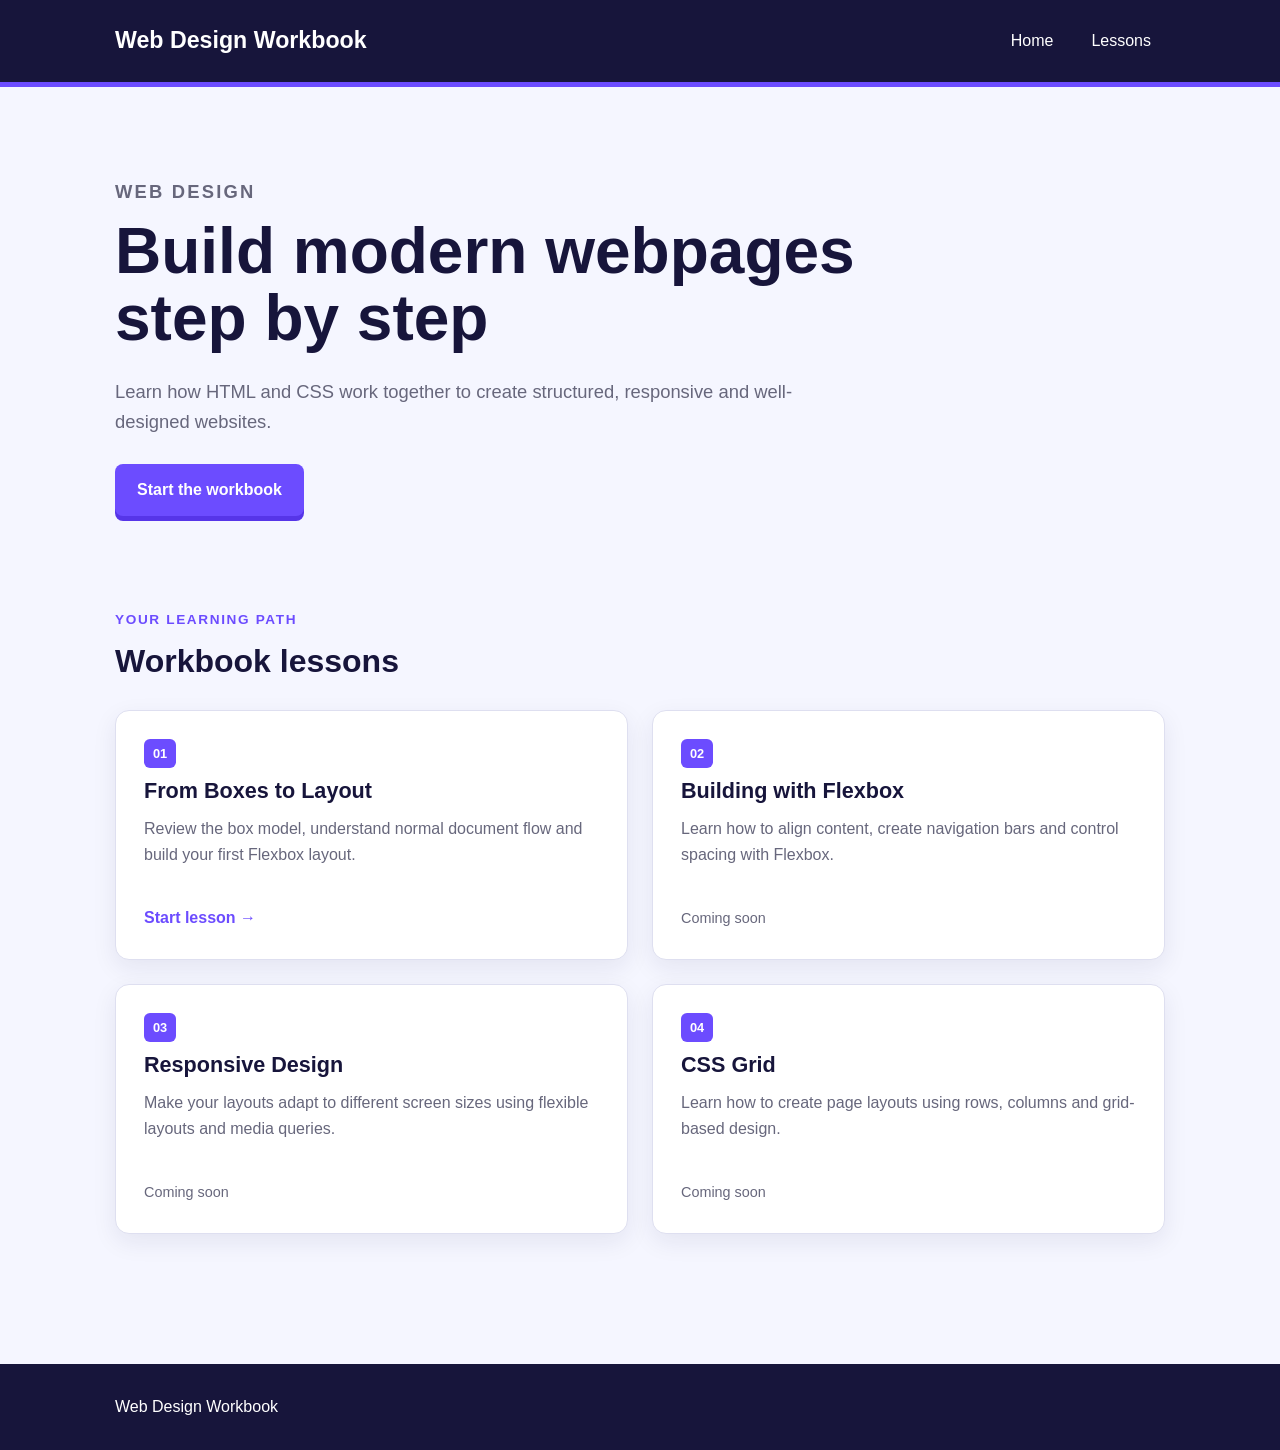
<file: index.html>
<!DOCTYPE html>
<html lang="en">

<head>
    <meta charset="UTF-8">
    <meta name="viewport" content="width=device-width, initial-scale=1.0">

    <title>Web Design Workbook</title>

    <link rel="stylesheet" href="style.css">
</head>

<body>

    <header class="site-header">

        <div class="container header-inner">

            <h1>Web Design Workbook</h1>

            <nav>
                <a href="index.html">Home</a>
                <a href="lessons/01-layout.html">Lessons</a>
            </nav>

        </div>

    </header>


    <main class="container">

        <section class="hero">

            <p class="eyebrow">Web Design</p>

            <h2>Build modern webpages step by step</h2>

            <p>
                Learn how HTML and CSS work together to create structured,
                responsive and well-designed websites.
            </p>

            <a class="button" href="lessons/01-layout.html">
                Start the workbook
            </a>

        </section>


        <section class="home-lessons">

            <p class="eyebrow">Your learning path</p>

            <h2>Workbook lessons</h2>

            <div class="lesson-grid">


                <article class="lesson-card">

                    <span class="lesson-number">01</span>

                    <h3>From Boxes to Layout</h3>

                    <p>
                        Review the box model, understand normal document flow
                        and build your first Flexbox layout.
                    </p>

                    <a href="lessons/01-layout.html">
                        Start lesson →
                    </a>

                </article>


                <article class="lesson-card">

                    <span class="lesson-number">02</span>

                    <h3>Building with Flexbox</h3>

                    <p>
                        Learn how to align content, create navigation bars
                        and control spacing with Flexbox.
                    </p>

                    <span class="coming-soon">Coming soon</span>

                </article>


                <article class="lesson-card">

                    <span class="lesson-number">03</span>

                    <h3>Responsive Design</h3>

                    <p>
                        Make your layouts adapt to different screen sizes
                        using flexible layouts and media queries.
                    </p>

                    <span class="coming-soon">Coming soon</span>

                </article>


                <article class="lesson-card">

                    <span class="lesson-number">04</span>

                    <h3>CSS Grid</h3>

                    <p>
                        Learn how to create page layouts using rows,
                        columns and grid-based design.
                    </p>

                    <span class="coming-soon">Coming soon</span>

                </article>


            </div>

        </section>

    </main>


    <footer class="site-footer">

        <div class="container">

            <p>Web Design Workbook</p>

        </div>

    </footer>

</body>

</html>
</file>
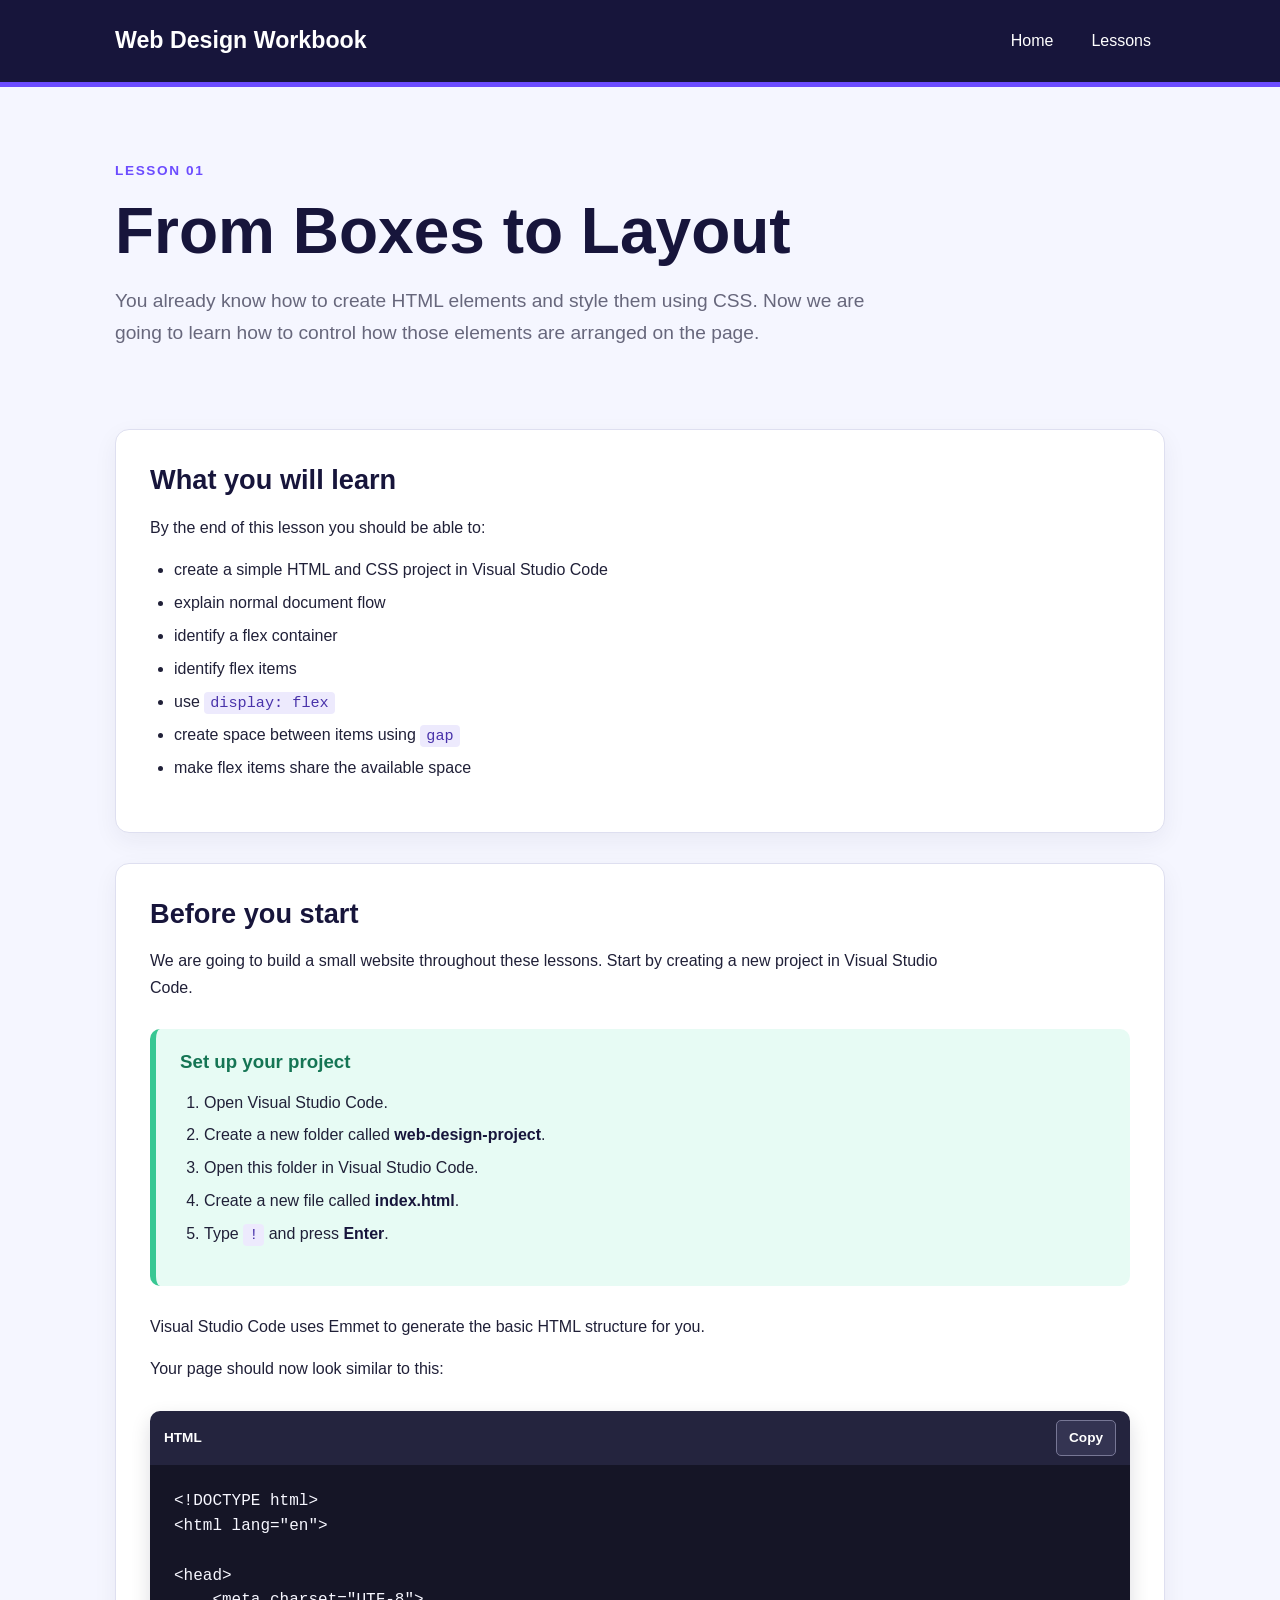
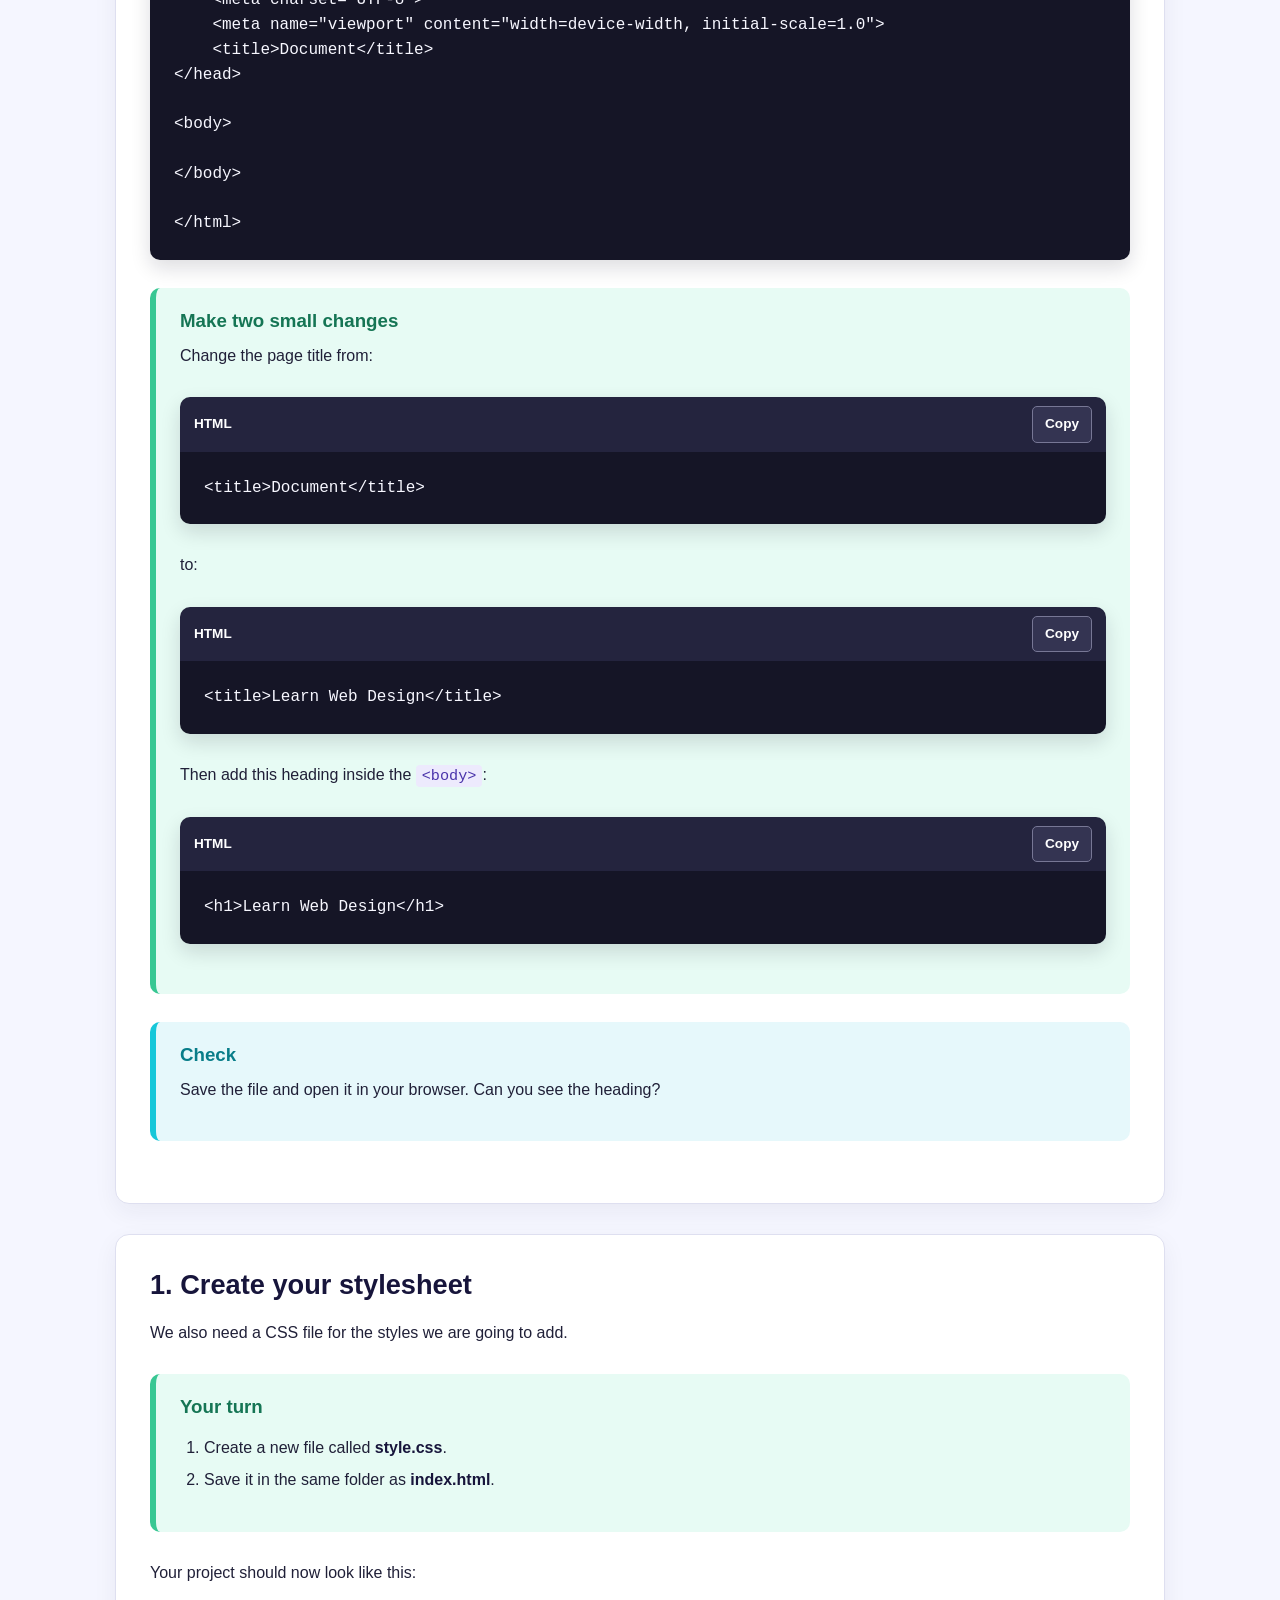
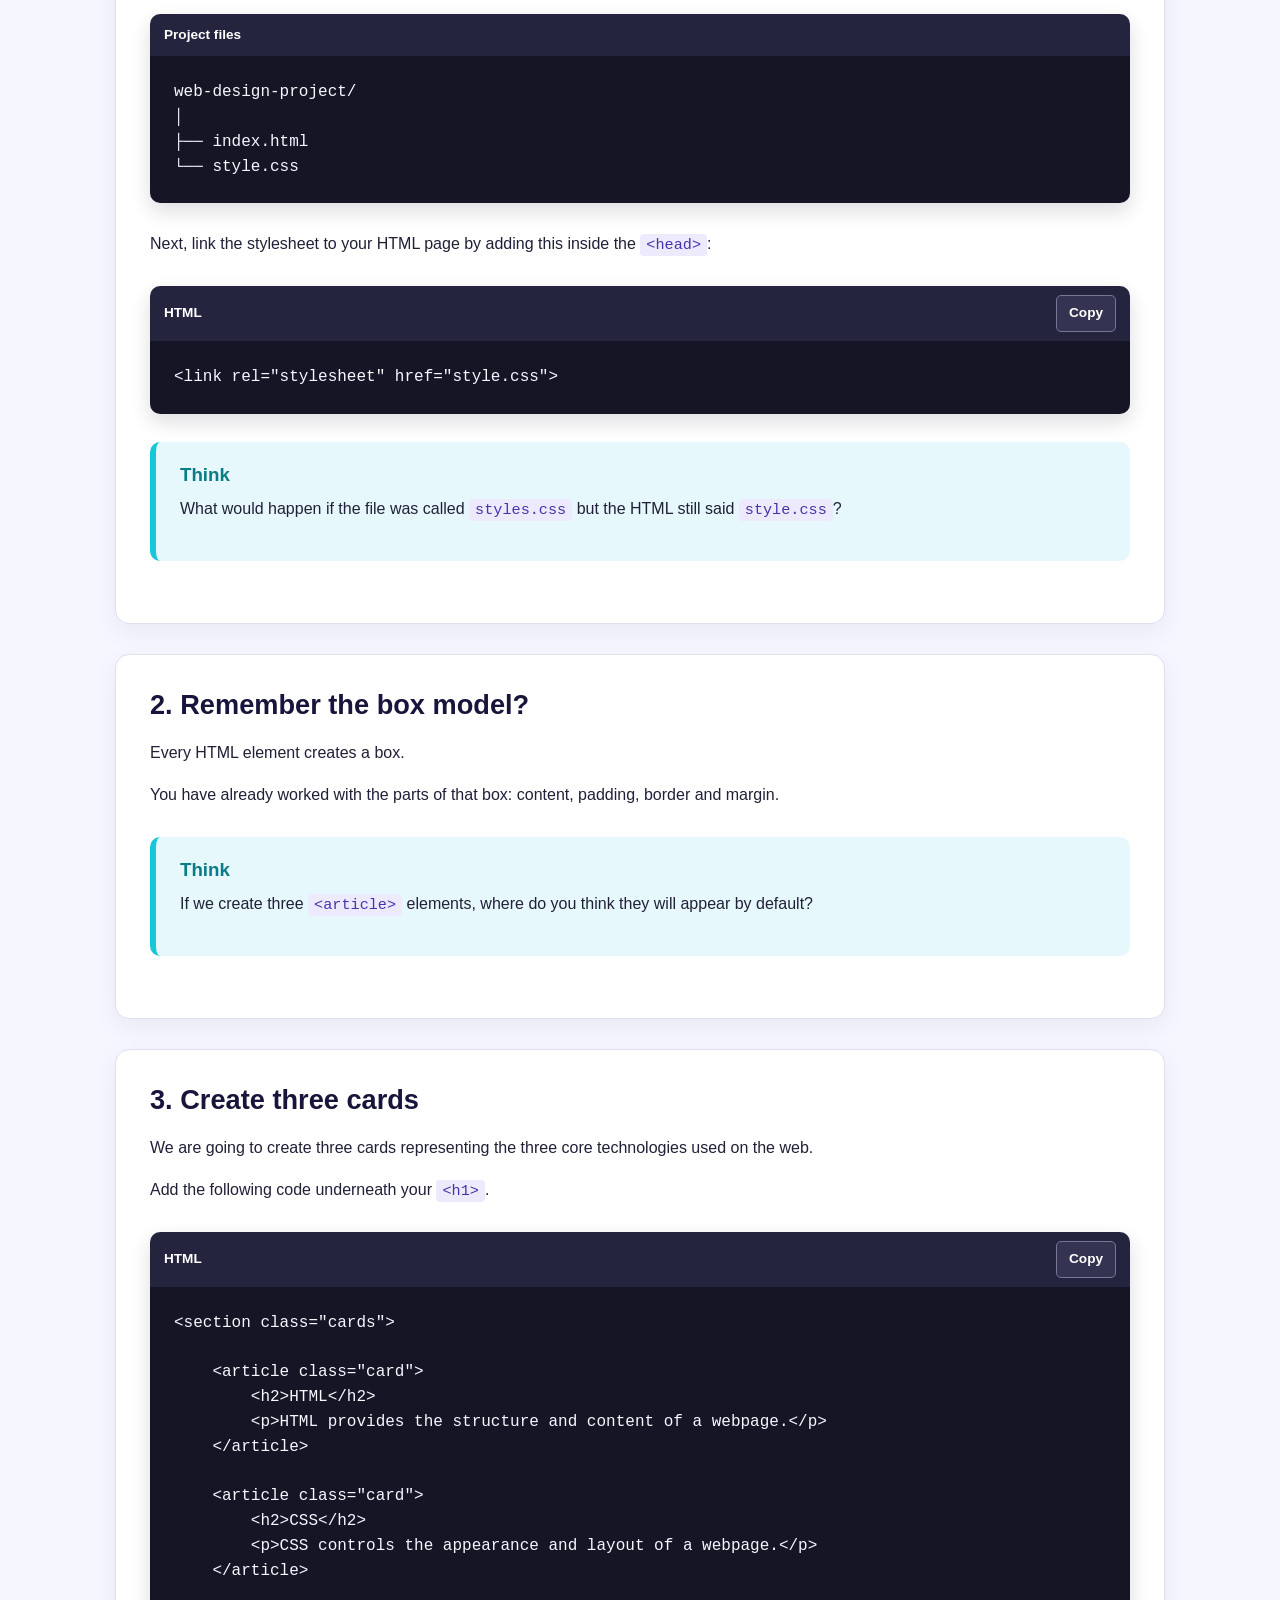
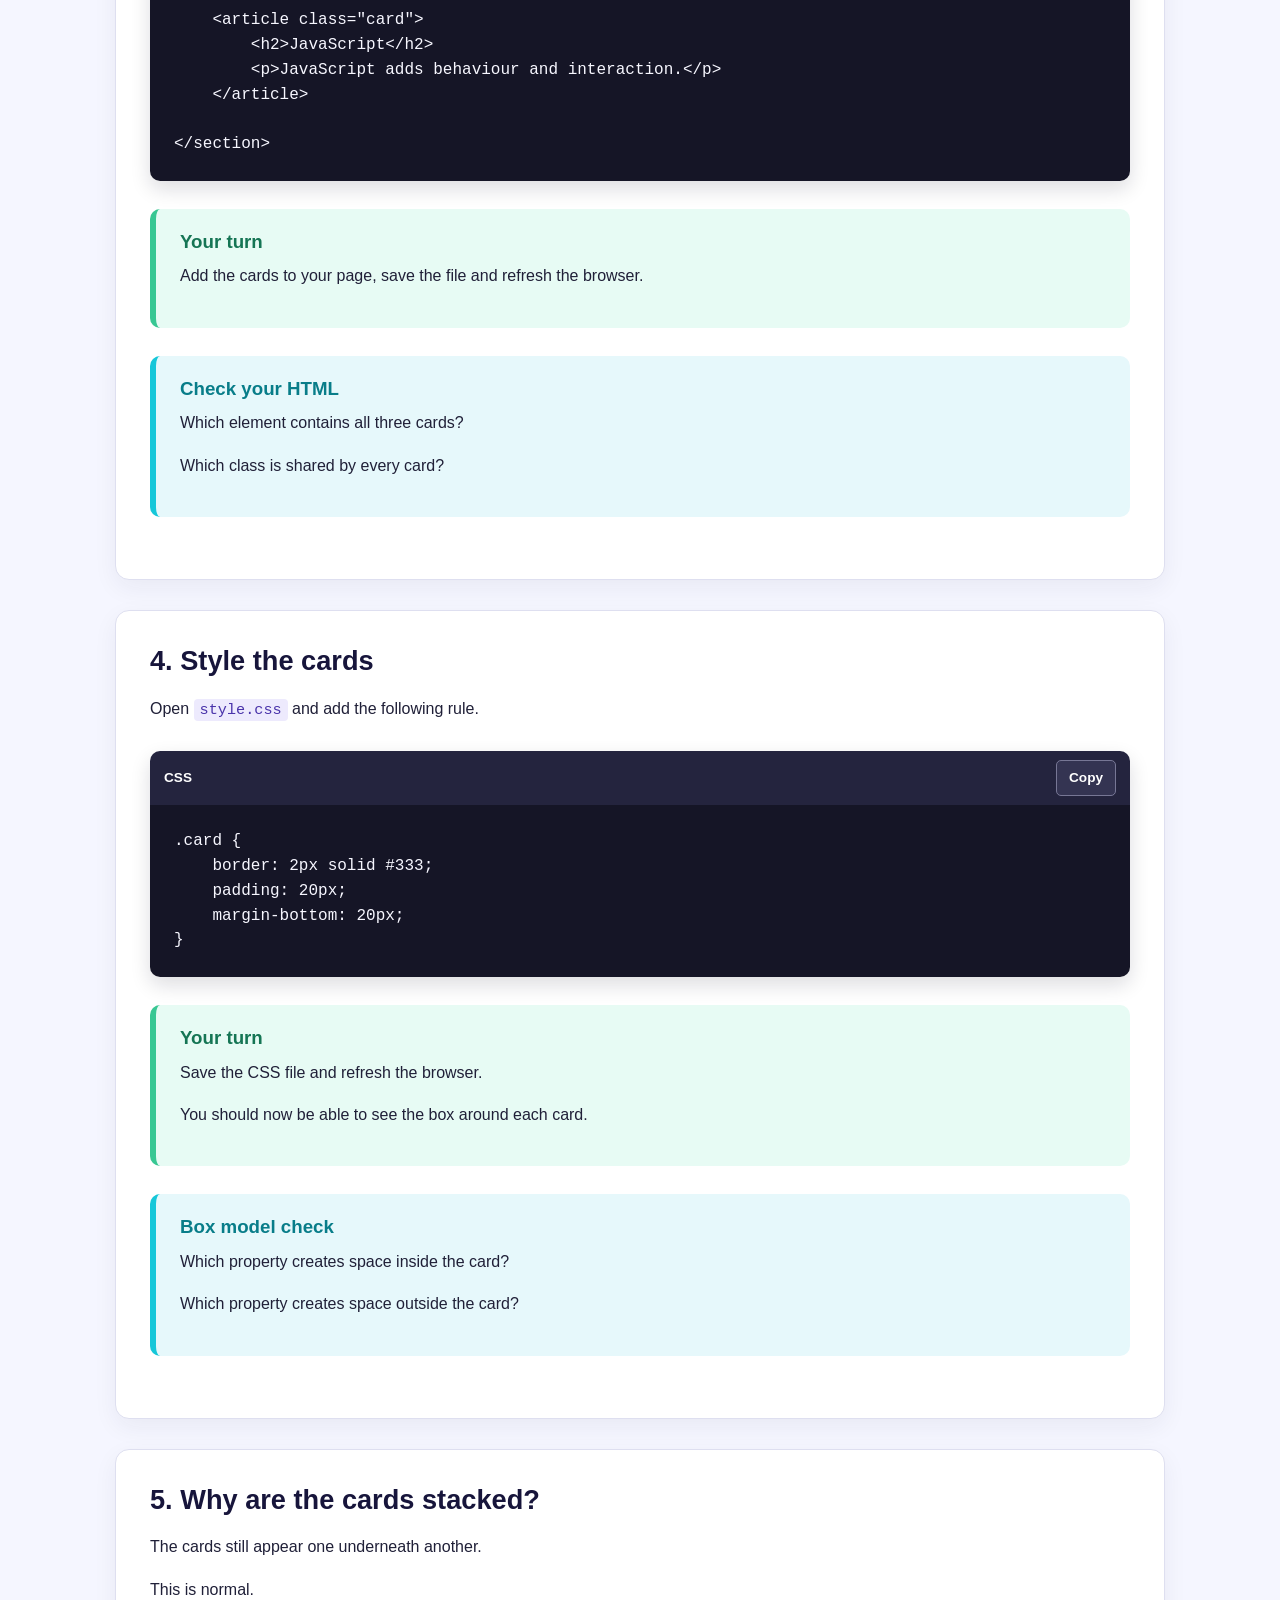
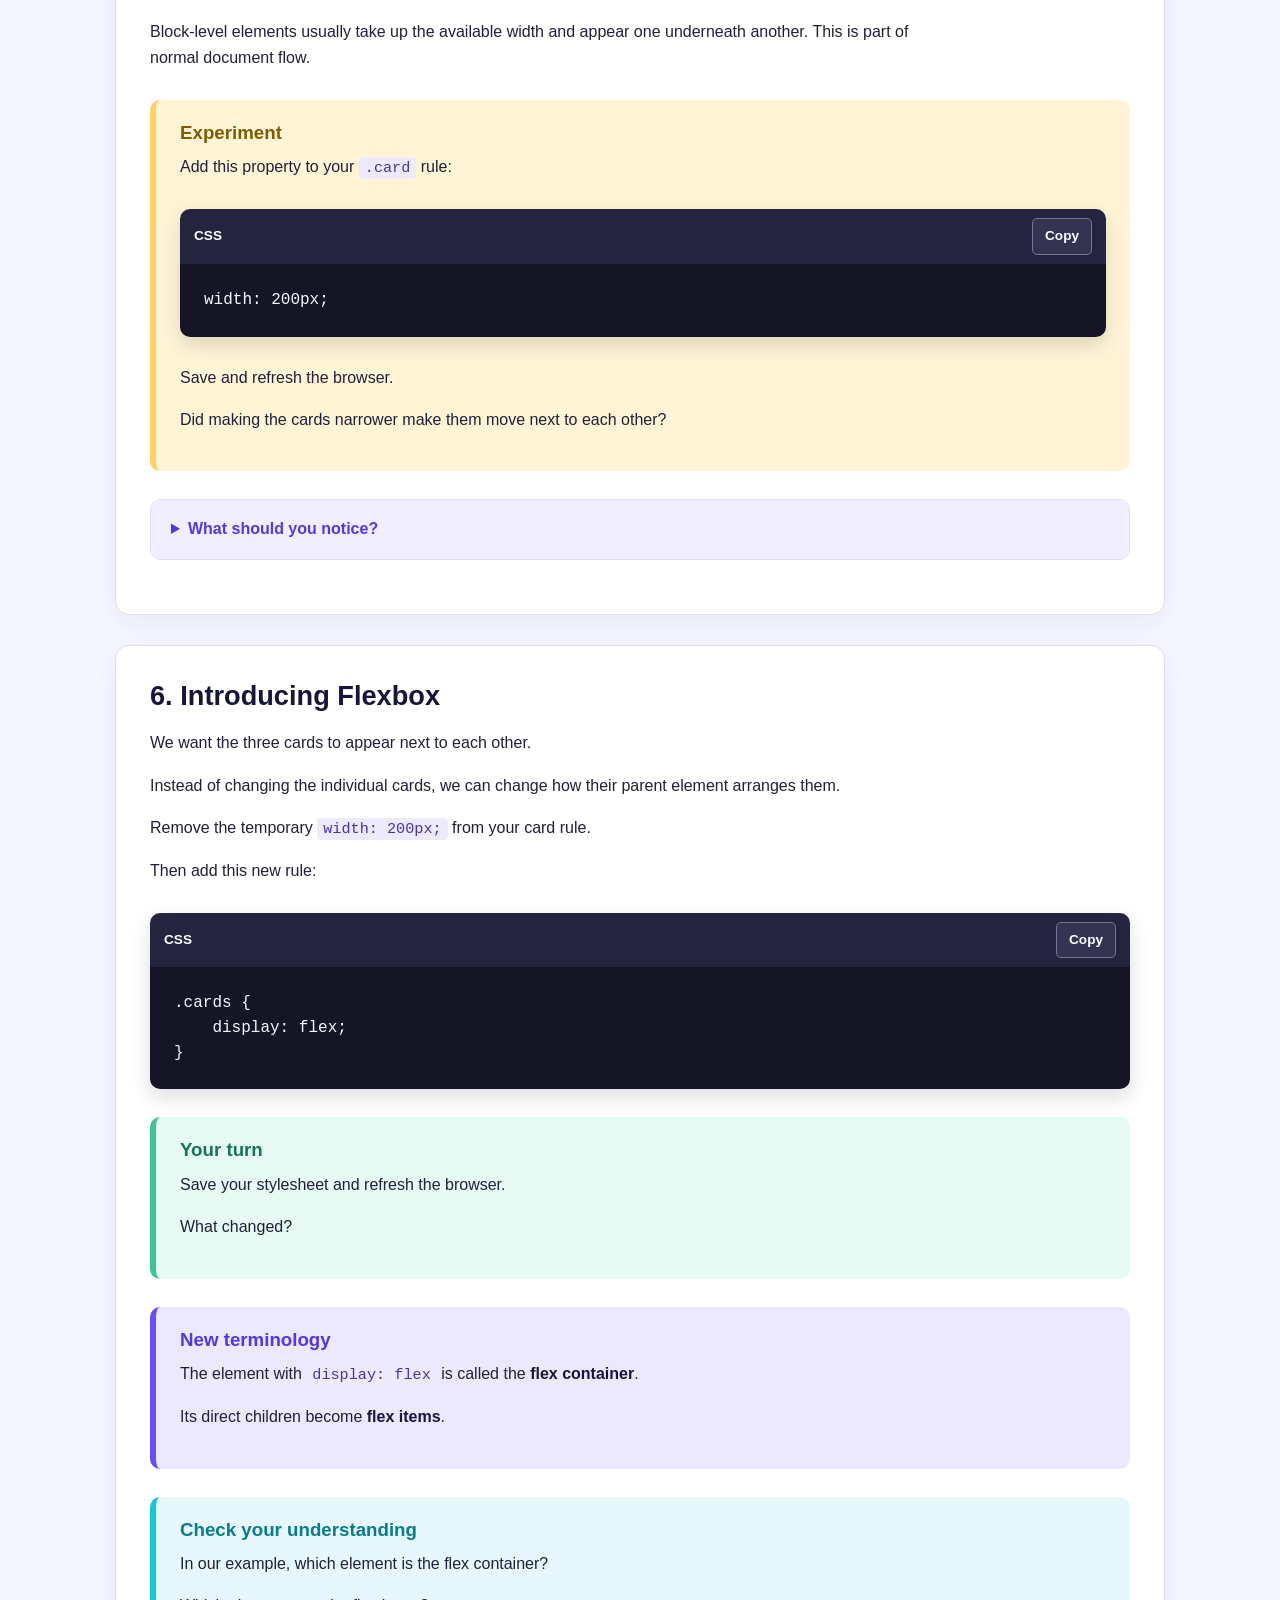
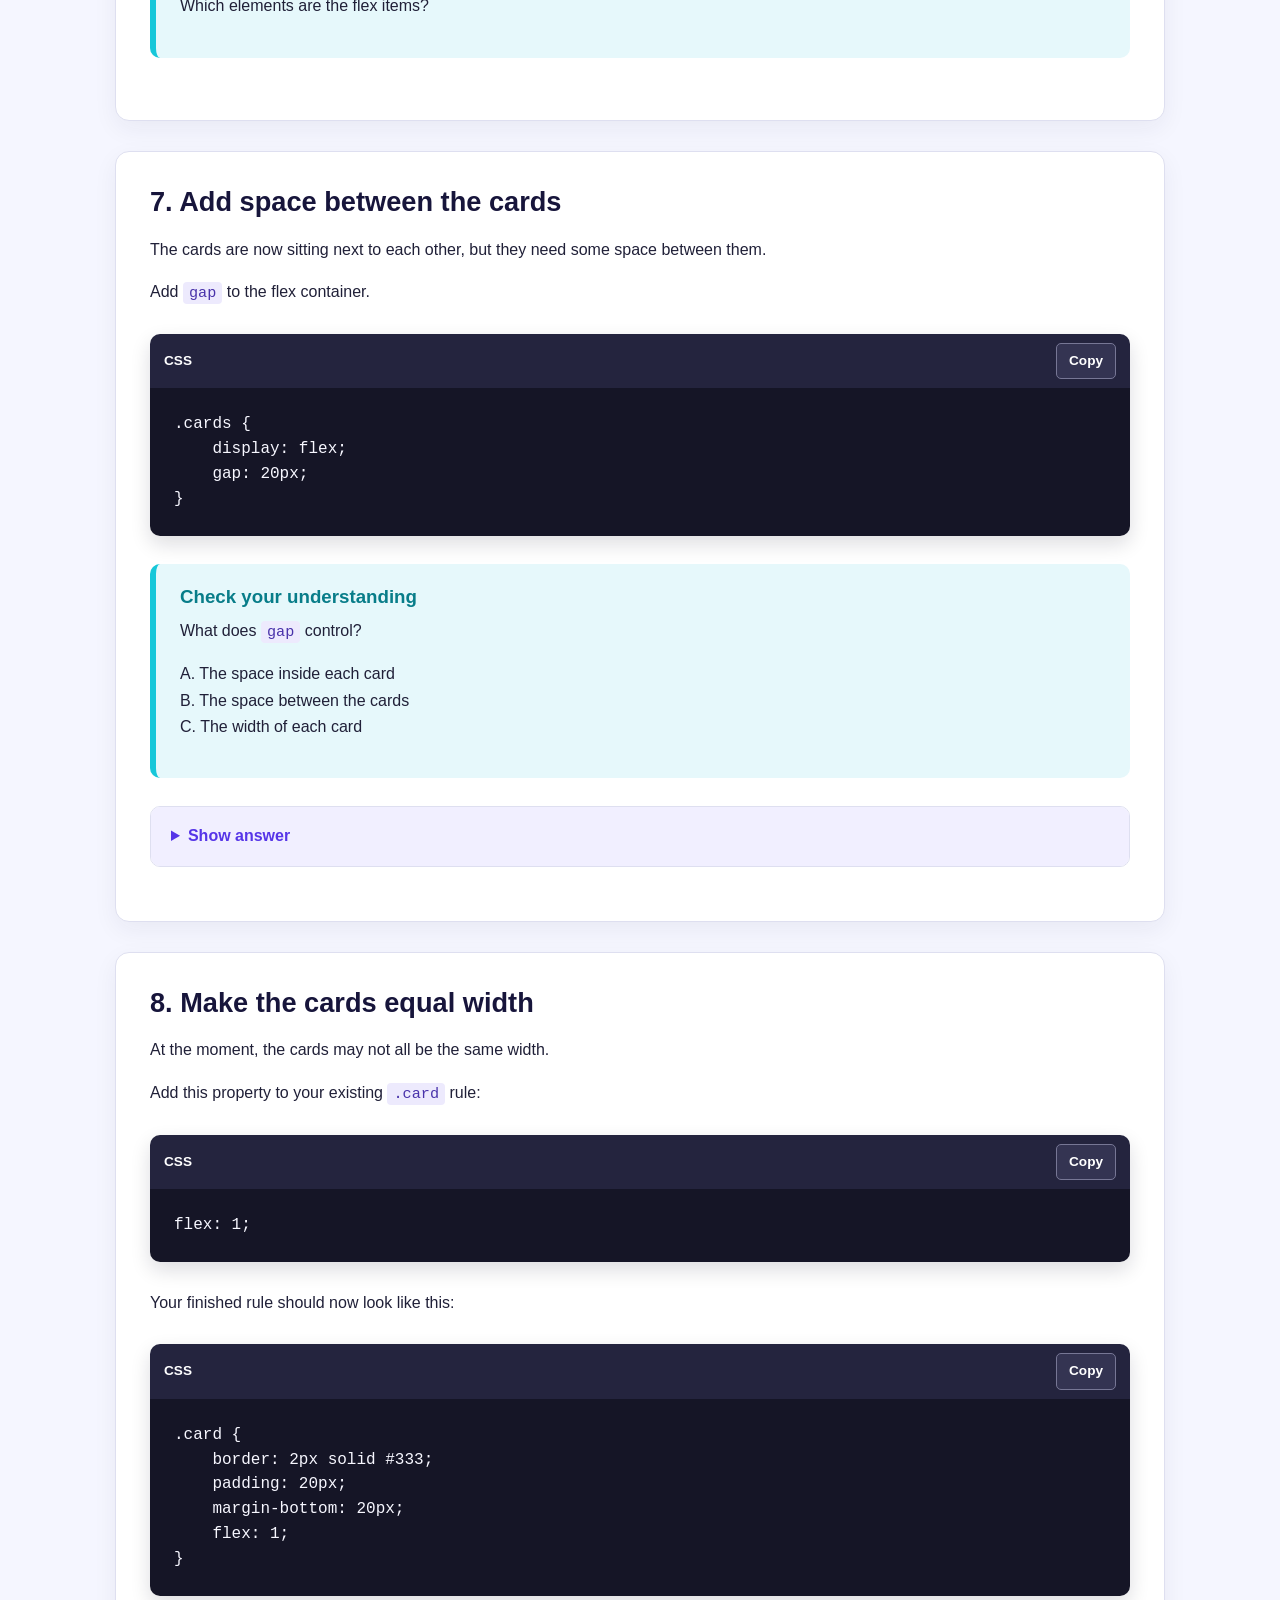
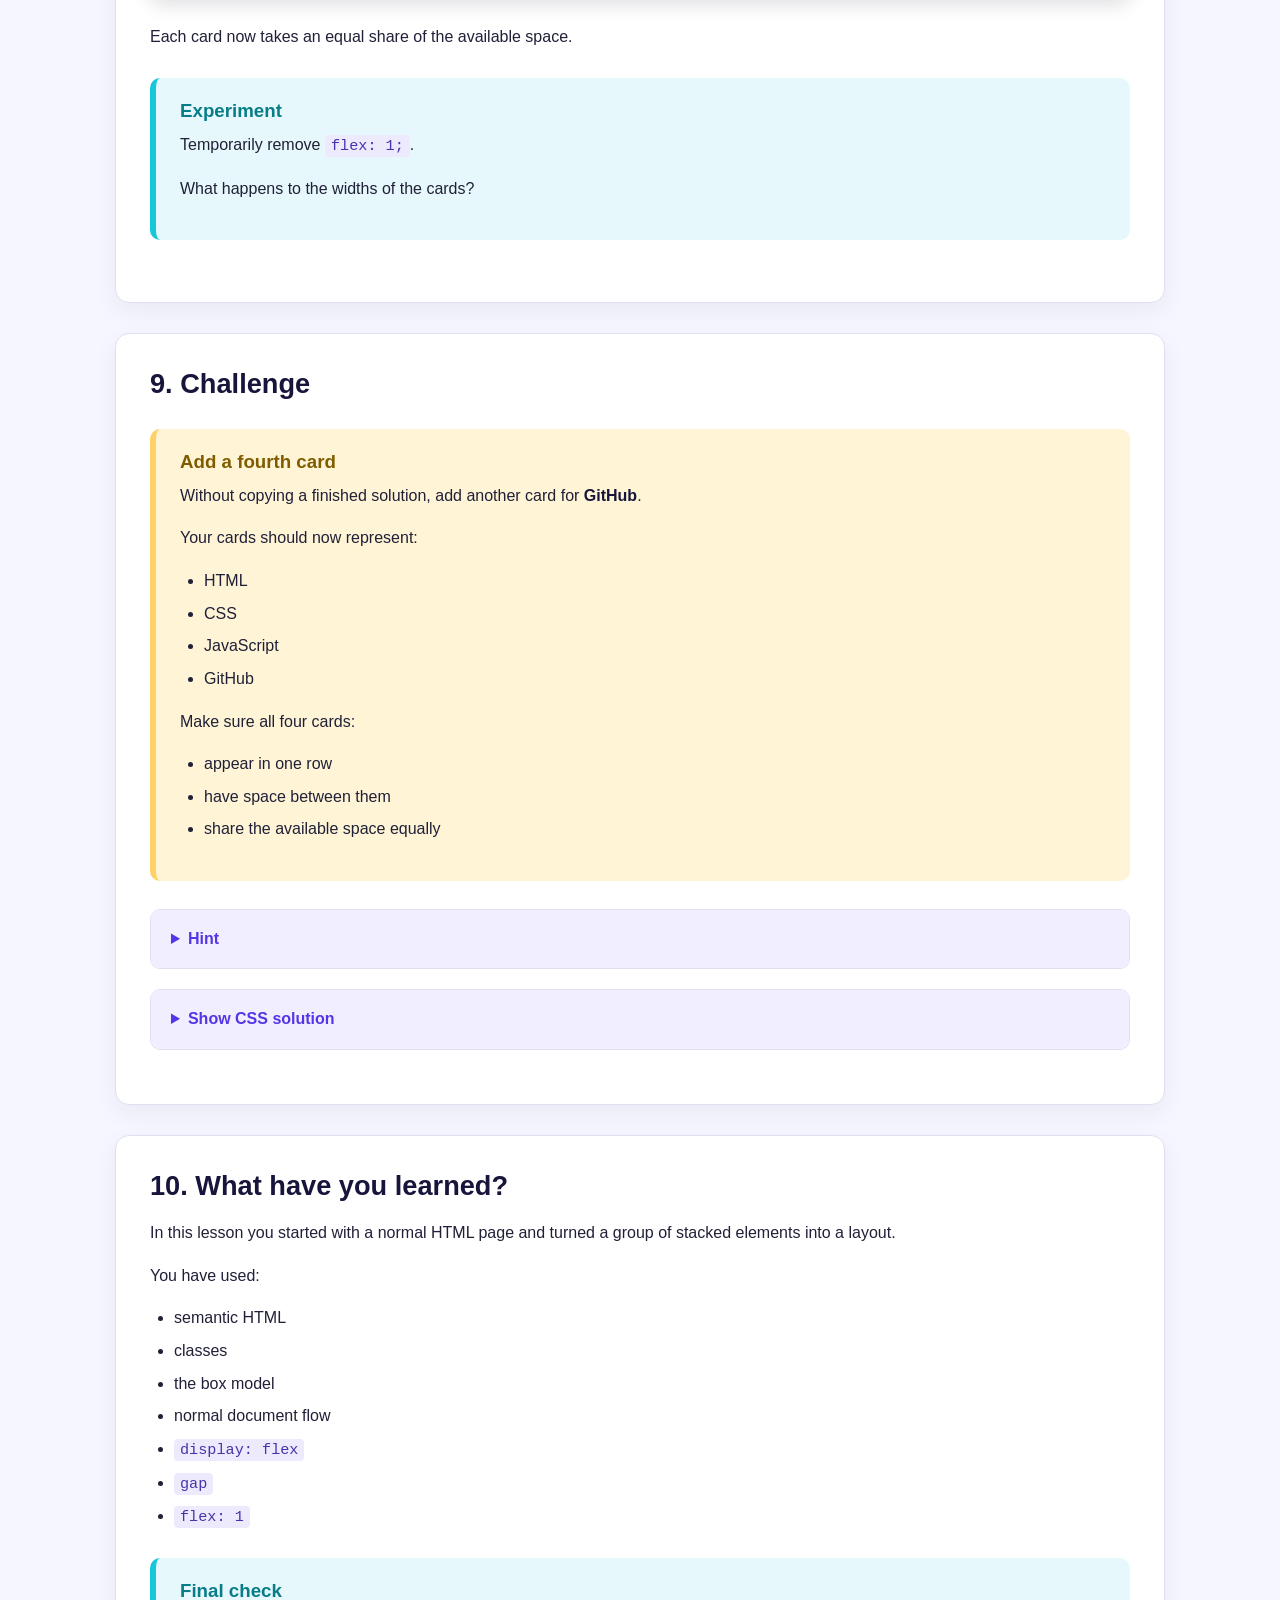
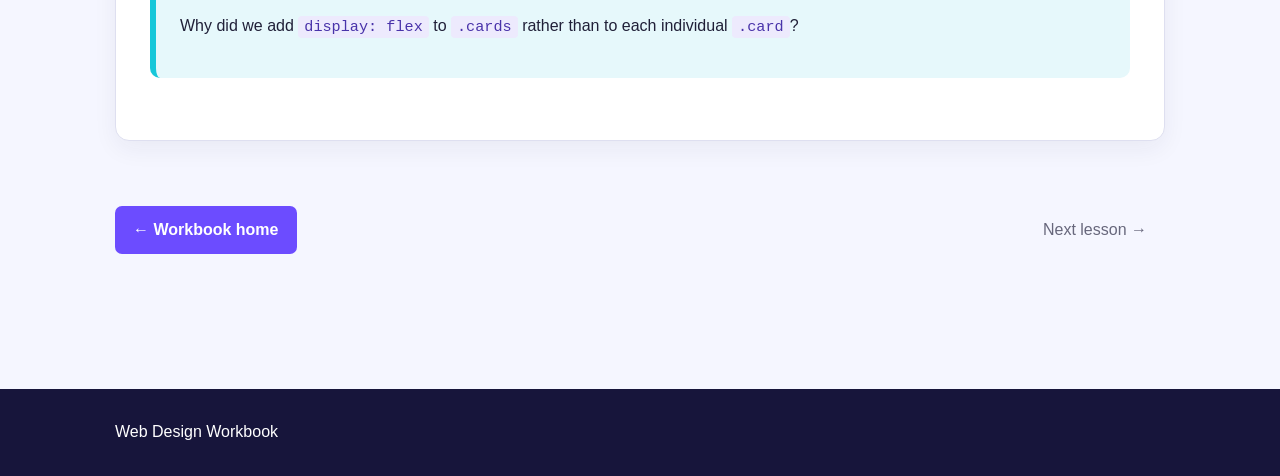
<file: lessons/01-layout.html>
<!DOCTYPE html>
<html lang="en">

<head>
    <meta charset="UTF-8">
    <meta name="viewport" content="width=device-width, initial-scale=1.0">

    <title>From Boxes to Layout | Web Design Workbook</title>

    <link rel="stylesheet" href="../style.css">
</head>

<body>

    <header class="site-header">

        <div class="container header-inner">

            <h1>Web Design Workbook</h1>

            <nav>
                <a href="../index.html">Home</a>
                <a href="01-layout.html">Lessons</a>
            </nav>

        </div>

    </header>


    <main class="container">

        <header class="lesson-header">

            <p class="eyebrow">Lesson 01</p>

            <h1>From Boxes to Layout</h1>

            <p class="lesson-intro">
                You already know how to create HTML elements and style
                them using CSS. Now we are going to learn how to control
                how those elements are arranged on the page.
            </p>

        </header>


        <section class="lesson-section">

            <h2>What you will learn</h2>

            <p>By the end of this lesson you should be able to:</p>

            <ul>
                <li>create a simple HTML and CSS project in Visual Studio Code</li>
                <li>explain normal document flow</li>
                <li>identify a flex container</li>
                <li>identify flex items</li>
                <li>use <code>display: flex</code></li>
                <li>create space between items using <code>gap</code></li>
                <li>make flex items share the available space</li>
            </ul>

        </section>


        <section class="lesson-section">

            <h2>Before you start</h2>

            <p>
                We are going to build a small website throughout these lessons.
                Start by creating a new project in Visual Studio Code.
            </p>

            <div class="task-box">

                <h3>Set up your project</h3>

                <ol>
                    <li>Open Visual Studio Code.</li>
                    <li>Create a new folder called <strong>web-design-project</strong>.</li>
                    <li>Open this folder in Visual Studio Code.</li>
                    <li>Create a new file called <strong>index.html</strong>.</li>
                    <li>Type <code>!</code> and press <strong>Enter</strong>.</li>
                </ol>

            </div>

            <p>
                Visual Studio Code uses Emmet to generate the basic HTML
                structure for you.
            </p>

            <p>Your page should now look similar to this:</p>

            <div class="code-block">

                <div class="code-header">
                    <span>HTML</span>
                    <button class="copy-button">Copy</button>
                </div>

                <pre><code>&lt;!DOCTYPE html&gt;
&lt;html lang="en"&gt;

&lt;head&gt;
    &lt;meta charset="UTF-8"&gt;
    &lt;meta name="viewport" content="width=device-width, initial-scale=1.0"&gt;
    &lt;title&gt;Document&lt;/title&gt;
&lt;/head&gt;

&lt;body&gt;

&lt;/body&gt;

&lt;/html&gt;</code></pre>

            </div>


            <div class="task-box">

                <h3>Make two small changes</h3>

                <p>
                    Change the page title from:
                </p>

                <div class="code-block">

                    <div class="code-header">
                        <span>HTML</span>
                        <button class="copy-button">Copy</button>
                    </div>

                    <pre><code>&lt;title&gt;Document&lt;/title&gt;</code></pre>

                </div>

                <p>to:</p>

                <div class="code-block">

                    <div class="code-header">
                        <span>HTML</span>
                        <button class="copy-button">Copy</button>
                    </div>

                    <pre><code>&lt;title&gt;Learn Web Design&lt;/title&gt;</code></pre>

                </div>

                <p>
                    Then add this heading inside the
                    <code>&lt;body&gt;</code>:
                </p>

                <div class="code-block">

                    <div class="code-header">
                        <span>HTML</span>
                        <button class="copy-button">Copy</button>
                    </div>

                    <pre><code>&lt;h1&gt;Learn Web Design&lt;/h1&gt;</code></pre>

                </div>

            </div>


            <div class="question-box">

                <h3>Check</h3>

                <p>
                    Save the file and open it in your browser.
                    Can you see the heading?
                </p>

            </div>

        </section>


        <section class="lesson-section">

            <h2>1. Create your stylesheet</h2>

            <p>
                We also need a CSS file for the styles we are going to add.
            </p>

            <div class="task-box">

                <h3>Your turn</h3>

                <ol>
                    <li>Create a new file called <strong>style.css</strong>.</li>
                    <li>Save it in the same folder as <strong>index.html</strong>.</li>
                </ol>

            </div>

            <p>Your project should now look like this:</p>

            <div class="code-block">

                <div class="code-header">
                    <span>Project files</span>
                </div>

                <pre><code>web-design-project/
│
├── index.html
└── style.css</code></pre>

            </div>

            <p>
                Next, link the stylesheet to your HTML page by adding this
                inside the <code>&lt;head&gt;</code>:
            </p>

            <div class="code-block">

                <div class="code-header">
                    <span>HTML</span>
                    <button class="copy-button">Copy</button>
                </div>

                <pre><code>&lt;link rel="stylesheet" href="style.css"&gt;</code></pre>

            </div>


            <div class="question-box">

                <h3>Think</h3>

                <p>
                    What would happen if the file was called
                    <code>styles.css</code> but the HTML still said
                    <code>style.css</code>?
                </p>

            </div>

        </section>


        <section class="lesson-section">

            <h2>2. Remember the box model?</h2>

            <p>
                Every HTML element creates a box.
            </p>

            <p>
                You have already worked with the parts of that box:
                content, padding, border and margin.
            </p>

            <div class="question-box">

                <h3>Think</h3>

                <p>
                    If we create three
                    <code>&lt;article&gt;</code>
                    elements, where do you think they will appear by default?
                </p>

            </div>

        </section>


        <section class="lesson-section">

            <h2>3. Create three cards</h2>

            <p>
                We are going to create three cards representing the
                three core technologies used on the web.
            </p>

            <p>
                Add the following code underneath your
                <code>&lt;h1&gt;</code>.
            </p>

            <div class="code-block">

                <div class="code-header">
                    <span>HTML</span>
                    <button class="copy-button">Copy</button>
                </div>

                <pre><code>&lt;section class="cards"&gt;

    &lt;article class="card"&gt;
        &lt;h2&gt;HTML&lt;/h2&gt;
        &lt;p&gt;HTML provides the structure and content of a webpage.&lt;/p&gt;
    &lt;/article&gt;

    &lt;article class="card"&gt;
        &lt;h2&gt;CSS&lt;/h2&gt;
        &lt;p&gt;CSS controls the appearance and layout of a webpage.&lt;/p&gt;
    &lt;/article&gt;

    &lt;article class="card"&gt;
        &lt;h2&gt;JavaScript&lt;/h2&gt;
        &lt;p&gt;JavaScript adds behaviour and interaction.&lt;/p&gt;
    &lt;/article&gt;

&lt;/section&gt;</code></pre>

            </div>


            <div class="task-box">

                <h3>Your turn</h3>

                <p>
                    Add the cards to your page, save the file and refresh
                    the browser.
                </p>

            </div>


            <div class="question-box">

                <h3>Check your HTML</h3>

                <p>
                    Which element contains all three cards?
                </p>

                <p>
                    Which class is shared by every card?
                </p>

            </div>

        </section>


        <section class="lesson-section">

            <h2>4. Style the cards</h2>

            <p>
                Open <code>style.css</code> and add the following rule.
            </p>

            <div class="code-block">

                <div class="code-header">
                    <span>CSS</span>
                    <button class="copy-button">Copy</button>
                </div>

                <pre><code>.card {
    border: 2px solid #333;
    padding: 20px;
    margin-bottom: 20px;
}</code></pre>

            </div>


            <div class="task-box">

                <h3>Your turn</h3>

                <p>
                    Save the CSS file and refresh the browser.
                </p>

                <p>
                    You should now be able to see the box around each card.
                </p>

            </div>


            <div class="question-box">

                <h3>Box model check</h3>

                <p>
                    Which property creates space inside the card?
                </p>

                <p>
                    Which property creates space outside the card?
                </p>

            </div>

        </section>


        <section class="lesson-section">

            <h2>5. Why are the cards stacked?</h2>

            <p>
                The cards still appear one underneath another.
            </p>

            <p>
                This is normal.
            </p>

            <p>
                Block-level elements usually take up the available width
                and appear one underneath another. This is part of normal
                document flow.
            </p>


            <div class="challenge-box">

                <h3>Experiment</h3>

                <p>
                    Add this property to your
                    <code>.card</code> rule:
                </p>

                <div class="code-block">

                    <div class="code-header">
                        <span>CSS</span>
                        <button class="copy-button">Copy</button>
                    </div>

                    <pre><code>width: 200px;</code></pre>

                </div>

                <p>
                    Save and refresh the browser.
                </p>

                <p>
                    Did making the cards narrower make them move next to
                    each other?
                </p>

            </div>


            <details>

                <summary>What should you notice?</summary>

                <p>
                    The cards become narrower, but they still appear one
                    underneath another.
                </p>

                <p>
                    Changing the size of a box does not automatically create
                    a layout.
                </p>

            </details>

        </section>


        <section class="lesson-section">

            <h2>6. Introducing Flexbox</h2>

            <p>
                We want the three cards to appear next to each other.
            </p>

            <p>
                Instead of changing the individual cards, we can change
                how their parent element arranges them.
            </p>

            <p>
                Remove the temporary
                <code>width: 200px;</code>
                from your card rule.
            </p>

            <p>
                Then add this new rule:
            </p>


            <div class="code-block">

                <div class="code-header">
                    <span>CSS</span>
                    <button class="copy-button">Copy</button>
                </div>

                <pre><code>.cards {
    display: flex;
}</code></pre>

            </div>


            <div class="task-box">

                <h3>Your turn</h3>

                <p>
                    Save your stylesheet and refresh the browser.
                </p>

                <p>
                    What changed?
                </p>

            </div>


            <div class="example-box">

                <h3>New terminology</h3>

                <p>
                    The element with
                    <code>display: flex</code>
                    is called the
                    <strong>flex container</strong>.
                </p>

                <p>
                    Its direct children become
                    <strong>flex items</strong>.
                </p>

            </div>


            <div class="question-box">

                <h3>Check your understanding</h3>

                <p>
                    In our example, which element is the flex container?
                </p>

                <p>
                    Which elements are the flex items?
                </p>

            </div>

        </section>


        <section class="lesson-section">

            <h2>7. Add space between the cards</h2>

            <p>
                The cards are now sitting next to each other, but they need
                some space between them.
            </p>

            <p>
                Add <code>gap</code> to the flex container.
            </p>


            <div class="code-block">

                <div class="code-header">
                    <span>CSS</span>
                    <button class="copy-button">Copy</button>
                </div>

                <pre><code>.cards {
    display: flex;
    gap: 20px;
}</code></pre>

            </div>


            <div class="question-box">

                <h3>Check your understanding</h3>

                <p>What does <code>gap</code> control?</p>

                <p>
                    A. The space inside each card<br>
                    B. The space between the cards<br>
                    C. The width of each card
                </p>

            </div>


            <details>

                <summary>Show answer</summary>

                <p>
                    <strong>B.</strong>
                    The <code>gap</code> property creates space between
                    the flex items.
                </p>

            </details>

        </section>


        <section class="lesson-section">

            <h2>8. Make the cards equal width</h2>

            <p>
                At the moment, the cards may not all be the same width.
            </p>

            <p>
                Add this property to your existing
                <code>.card</code> rule:
            </p>


            <div class="code-block">

                <div class="code-header">
                    <span>CSS</span>
                    <button class="copy-button">Copy</button>
                </div>

                <pre><code>flex: 1;</code></pre>

            </div>


            <p>Your finished rule should now look like this:</p>


            <div class="code-block">

                <div class="code-header">
                    <span>CSS</span>
                    <button class="copy-button">Copy</button>
                </div>

                <pre><code>.card {
    border: 2px solid #333;
    padding: 20px;
    margin-bottom: 20px;
    flex: 1;
}</code></pre>

            </div>


            <p>
                Each card now takes an equal share of the available space.
            </p>


            <div class="question-box">

                <h3>Experiment</h3>

                <p>
                    Temporarily remove
                    <code>flex: 1;</code>.
                </p>

                <p>
                    What happens to the widths of the cards?
                </p>

            </div>

        </section>


        <section class="lesson-section">

            <h2>9. Challenge</h2>

            <div class="challenge-box">

                <h3>Add a fourth card</h3>

                <p>
                    Without copying a finished solution, add another card
                    for <strong>GitHub</strong>.
                </p>

                <p>
                    Your cards should now represent:
                </p>

                <ul>
                    <li>HTML</li>
                    <li>CSS</li>
                    <li>JavaScript</li>
                    <li>GitHub</li>
                </ul>

                <p>
                    Make sure all four cards:
                </p>

                <ul>
                    <li>appear in one row</li>
                    <li>have space between them</li>
                    <li>share the available space equally</li>
                </ul>

            </div>


            <details>

                <summary>Hint</summary>

                <p>
                    The new GitHub card should be another
                    <code>&lt;article class="card"&gt;</code>
                    inside the existing
                    <code>&lt;section class="cards"&gt;</code>.
                </p>

            </details>


            <details>

                <summary>Show CSS solution</summary>

                <div class="code-block">

                    <div class="code-header">
                        <span>CSS</span>
                        <button class="copy-button">Copy</button>
                    </div>

                    <pre><code>.cards {
    display: flex;
    gap: 20px;
}

.card {
    border: 2px solid #333;
    padding: 20px;
    margin-bottom: 20px;
    flex: 1;
}</code></pre>

                </div>

            </details>

        </section>


        <section class="lesson-section">

            <h2>10. What have you learned?</h2>

            <p>
                In this lesson you started with a normal HTML page and
                turned a group of stacked elements into a layout.
            </p>

            <p>You have used:</p>

            <ul>
                <li>semantic HTML</li>
                <li>classes</li>
                <li>the box model</li>
                <li>normal document flow</li>
                <li><code>display: flex</code></li>
                <li><code>gap</code></li>
                <li><code>flex: 1</code></li>
            </ul>


            <div class="question-box">

                <h3>Final check</h3>

                <p>
                    Why did we add
                    <code>display: flex</code>
                    to <code>.cards</code>
                    rather than to each individual
                    <code>.card</code>?
                </p>

            </div>

        </section>


        <nav class="lesson-navigation">

            <a href="../index.html">
                ← Workbook home
            </a>

            <span>
                Next lesson →
            </span>

        </nav>

    </main>


    <footer class="site-footer">

        <div class="container">

            <p>Web Design Workbook</p>

        </div>

    </footer>


    <script src="../script.js"></script>

</body>

</html>
</file>
<file: style.css>
* {
    box-sizing: border-box;
}

:root {
    --navy: #17153b;
    --purple: #6c4cff;
    --purple-dark: #5635e8;
    --cyan: #16c7d9;
    --yellow: #ffd166;
    --green: #38c793;

    --background: #f5f6ff;
    --surface: #ffffff;
    --text: #202038;
    --muted: #67677c;
    --border: #dedff0;

    --code-bg: #151526;
    --code-header: #24243e;
}


/* =================================
   BASE
   ================================= */

body {
    margin: 0;
    font-family: Arial, Helvetica, sans-serif;
    line-height: 1.65;
    color: var(--text);
    background: var(--background);
}

h1,
h2,
h3 {
    line-height: 1.2;
}

h1,
h2,
h3,
p {
    margin-top: 0;
}

p {
    margin-bottom: 1rem;
}

ul,
ol {
    padding-left: 1.5rem;
}

li {
    margin-bottom: 0.4rem;
}

img {
    max-width: 100%;
}

a {
    color: var(--purple);
}

strong {
    color: var(--navy);
}

.container {
    width: min(100% - 40px, 1050px);
    margin: 0 auto;
}


/* =================================
   HEADER
   ================================= */

.site-header {
    background: var(--navy);
    color: white;
    border-bottom: 5px solid var(--purple);
}

.header-inner {
    display: flex;
    justify-content: space-between;
    align-items: center;
    gap: 20px;

    padding-top: 20px;
    padding-bottom: 20px;
}

.site-header h1 {
    margin: 0;
    color: white;
    font-size: 1.45rem;
}

.site-header nav {
    display: flex;
    gap: 10px;
}

.site-header nav a {
    color: white;
    text-decoration: none;
    padding: 8px 14px;
    border-radius: 7px;
}

.site-header nav a:hover {
    background: var(--purple);
}


/* =================================
   EYEBROW LABEL
   ================================= */

.eyebrow {
    display: inline-block;

    margin-bottom: 10px;

    color: var(--purple);
    font-size: 0.85rem;
    font-weight: bold;
    letter-spacing: 0.12em;
    text-transform: uppercase;
}


/* =================================
   HOMEPAGE HERO
   ================================= */

.hero {
    max-width: 760px;
    padding: 90px 0 70px;
}

.hero h2 {
    margin-bottom: 25px;

    font-size: clamp(2.5rem, 6vw, 4rem);
    line-height: 1.05;
    color: var(--navy);
}

.hero p {
    max-width: 680px;
    color: var(--muted);
    font-size: 1.15rem;
}


/* =================================
   BUTTONS
   ================================= */

.button {
    display: inline-block;

    margin-top: 10px;
    padding: 13px 22px;

    background: var(--purple);
    color: white;

    text-decoration: none;
    font-weight: bold;

    border-radius: 8px;
    box-shadow: 0 5px 0 var(--purple-dark);
}

.button:hover {
    transform: translateY(2px);
    box-shadow: 0 3px 0 var(--purple-dark);
}


/* =================================
   HOMEPAGE LESSONS
   ================================= */

.home-lessons {
    padding: 20px 0 70px;
}

.home-lessons > h2 {
    margin-bottom: 30px;

    color: var(--navy);
    font-size: 2rem;
}

.lesson-grid {
    display: grid;
    grid-template-columns: repeat(2, 1fr);
    gap: 24px;
}

.lesson-card {
    display: flex;
    flex-direction: column;

    min-height: 250px;
    padding: 28px;

    background: var(--surface);

    border: 1px solid var(--border);
    border-radius: 14px;

    box-shadow: 0 8px 24px rgba(29, 26, 75, 0.08);

    transition:
        transform 0.2s ease,
        box-shadow 0.2s ease;
}

.lesson-card:hover {
    transform: translateY(-4px);
    box-shadow: 0 12px 28px rgba(29, 26, 75, 0.12);
}

.lesson-card h3 {
    margin-top: 10px;
    margin-bottom: 12px;

    color: var(--navy);
    font-size: 1.35rem;
}

.lesson-card p {
    color: var(--muted);
}

.lesson-card a,
.lesson-card .coming-soon {
    margin-top: auto;
}

.lesson-card a {
    font-weight: bold;
    text-decoration: none;
}

.lesson-number {
    align-self: flex-start;

    padding: 4px 9px;

    background: var(--purple);
    color: white;

    font-size: 0.8rem;
    font-weight: bold;

    border-radius: 6px;
}

.coming-soon {
    color: var(--muted);
    font-size: 0.9rem;
}


/* =================================
   LESSON HEADER
   ================================= */

.lesson-header {
    padding: 70px 0 35px;
}

.lesson-header h1 {
    margin: 5px 0 20px;

    color: var(--navy);

    font-size: clamp(2.5rem, 6vw, 4rem);
    line-height: 1.05;
}

.lesson-intro {
    max-width: 760px;

    color: var(--muted);
    font-size: 1.2rem;
}


/* =================================
   LESSON SECTIONS
   ================================= */

.lesson-section {
    margin: 30px 0;
    padding: 34px;

    background: var(--surface);

    border: 1px solid var(--border);
    border-radius: 14px;

    box-shadow: 0 8px 24px rgba(29, 26, 75, 0.06);
}

.lesson-section h2 {
    margin-bottom: 18px;

    color: var(--navy);
    font-size: 1.7rem;
}

.lesson-section > p {
    max-width: 800px;
}


/* =================================
   WORKBOOK BOXES
   ================================= */

.task-box,
.example-box,
.question-box,
.challenge-box {
    margin: 28px 0;
    padding: 22px 24px;

    border-radius: 10px;
}

.task-box h3,
.example-box h3,
.question-box h3,
.challenge-box h3 {
    margin-bottom: 10px;
}


/* YOUR TURN */

.task-box {
    background: #e7fbf4;
    border-left: 6px solid var(--green);
}

.task-box h3 {
    color: #157554;
}


/* EXAMPLE */

.example-box {
    background: #ece9ff;
    border-left: 6px solid var(--purple);
}

.example-box h3 {
    color: var(--purple-dark);
}


/* QUESTION */

.question-box {
    background: #e6f8fb;
    border-left: 6px solid var(--cyan);
}

.question-box h3 {
    color: #087d89;
}


/* CHALLENGE */

.challenge-box {
    background: #fff5d6;
    border-left: 6px solid var(--yellow);
}

.challenge-box h3 {
    color: #805c00;
}


/* =================================
   INLINE CODE
   ================================= */

code {
    font-family: Consolas, Monaco, "Courier New", monospace;
}

p code,
li code {
    padding: 2px 6px;

    background: #edeafd;
    color: #4933aa;

    border-radius: 4px;

    font-size: 0.95em;
}


/* =================================
   CODE BLOCK COMPONENT
   ================================= */

.code-block {
    margin: 28px 0;

    overflow: hidden;

    border-radius: 10px;

    box-shadow: 0 8px 20px rgba(15, 15, 35, 0.14);
}

.code-header {
    display: flex;
    justify-content: space-between;
    align-items: center;

    min-height: 42px;
    padding: 9px 14px;

    background: var(--code-header);
    color: white;

    font-size: 0.85rem;
    font-weight: bold;
}

.copy-button {
    padding: 6px 12px;

    background: #343452;
    color: white;

    border: 1px solid #777795;
    border-radius: 5px;

    font: inherit;
    cursor: pointer;
}

.copy-button:hover {
    background: var(--purple);
}

pre {
    margin: 0;
    padding: 24px;

    overflow-x: auto;

    background: var(--code-bg);
    color: #f7f7ff;

    line-height: 1.55;
}

pre code {
    padding: 0;

    background: transparent;
    color: inherit;

    border-radius: 0;
}


/* =================================
   HINTS AND SOLUTIONS
   ================================= */

details {
    margin: 20px 0;

    overflow: hidden;

    background: white;

    border: 1px solid var(--border);
    border-radius: 10px;
}

summary {
    padding: 16px 20px;

    background: #f1efff;
    color: var(--purple-dark);

    font-weight: bold;

    cursor: pointer;
}

summary:hover {
    background: #e8e4ff;
}

details[open] summary {
    border-bottom: 1px solid var(--border);
}

details > :not(summary) {
    margin-left: 20px;
    margin-right: 20px;
}

details > :last-child {
    margin-bottom: 20px;
}


/* =================================
   LESSON NAVIGATION
   ================================= */

.lesson-navigation {
    display: flex;
    justify-content: space-between;
    align-items: center;
    gap: 20px;

    padding: 35px 0 75px;
}

.lesson-navigation a {
    display: inline-block;

    padding: 11px 18px;

    background: var(--purple);
    color: white;

    text-decoration: none;
    font-weight: bold;

    border-radius: 7px;
}

.lesson-navigation a:hover {
    background: var(--purple-dark);
}

.lesson-navigation span {
    padding: 11px 18px;
    color: var(--muted);
}


/* =================================
   FOOTER
   ================================= */

.site-footer {
    margin-top: 60px;
    padding: 30px 0;

    background: var(--navy);
    color: white;
}

.site-footer p {
    margin: 0;
    color: white;
}


/* =================================
   RESPONSIVE
   ================================= */

@media (max-width: 700px) {

    .container {
        width: min(100% - 28px, 1050px);
    }

    .header-inner {
        flex-direction: column;
        align-items: flex-start;
    }

    .site-header nav {
        flex-wrap: wrap;
    }

    .hero {
        padding-top: 60px;
        padding-bottom: 50px;
    }

    .lesson-grid {
        grid-template-columns: 1fr;
    }

    .lesson-header {
        padding-top: 50px;
    }

    .lesson-section {
        padding: 24px;
    }

    .task-box,
    .example-box,
    .question-box,
    .challenge-box {
        padding: 18px;
    }

    pre {
        padding: 18px;
        font-size: 0.9rem;
    }

    .lesson-navigation {
        flex-direction: column;
        align-items: stretch;
    }

    .lesson-navigation a,
    .lesson-navigation span {
        text-align: center;
    }
}
</file>
